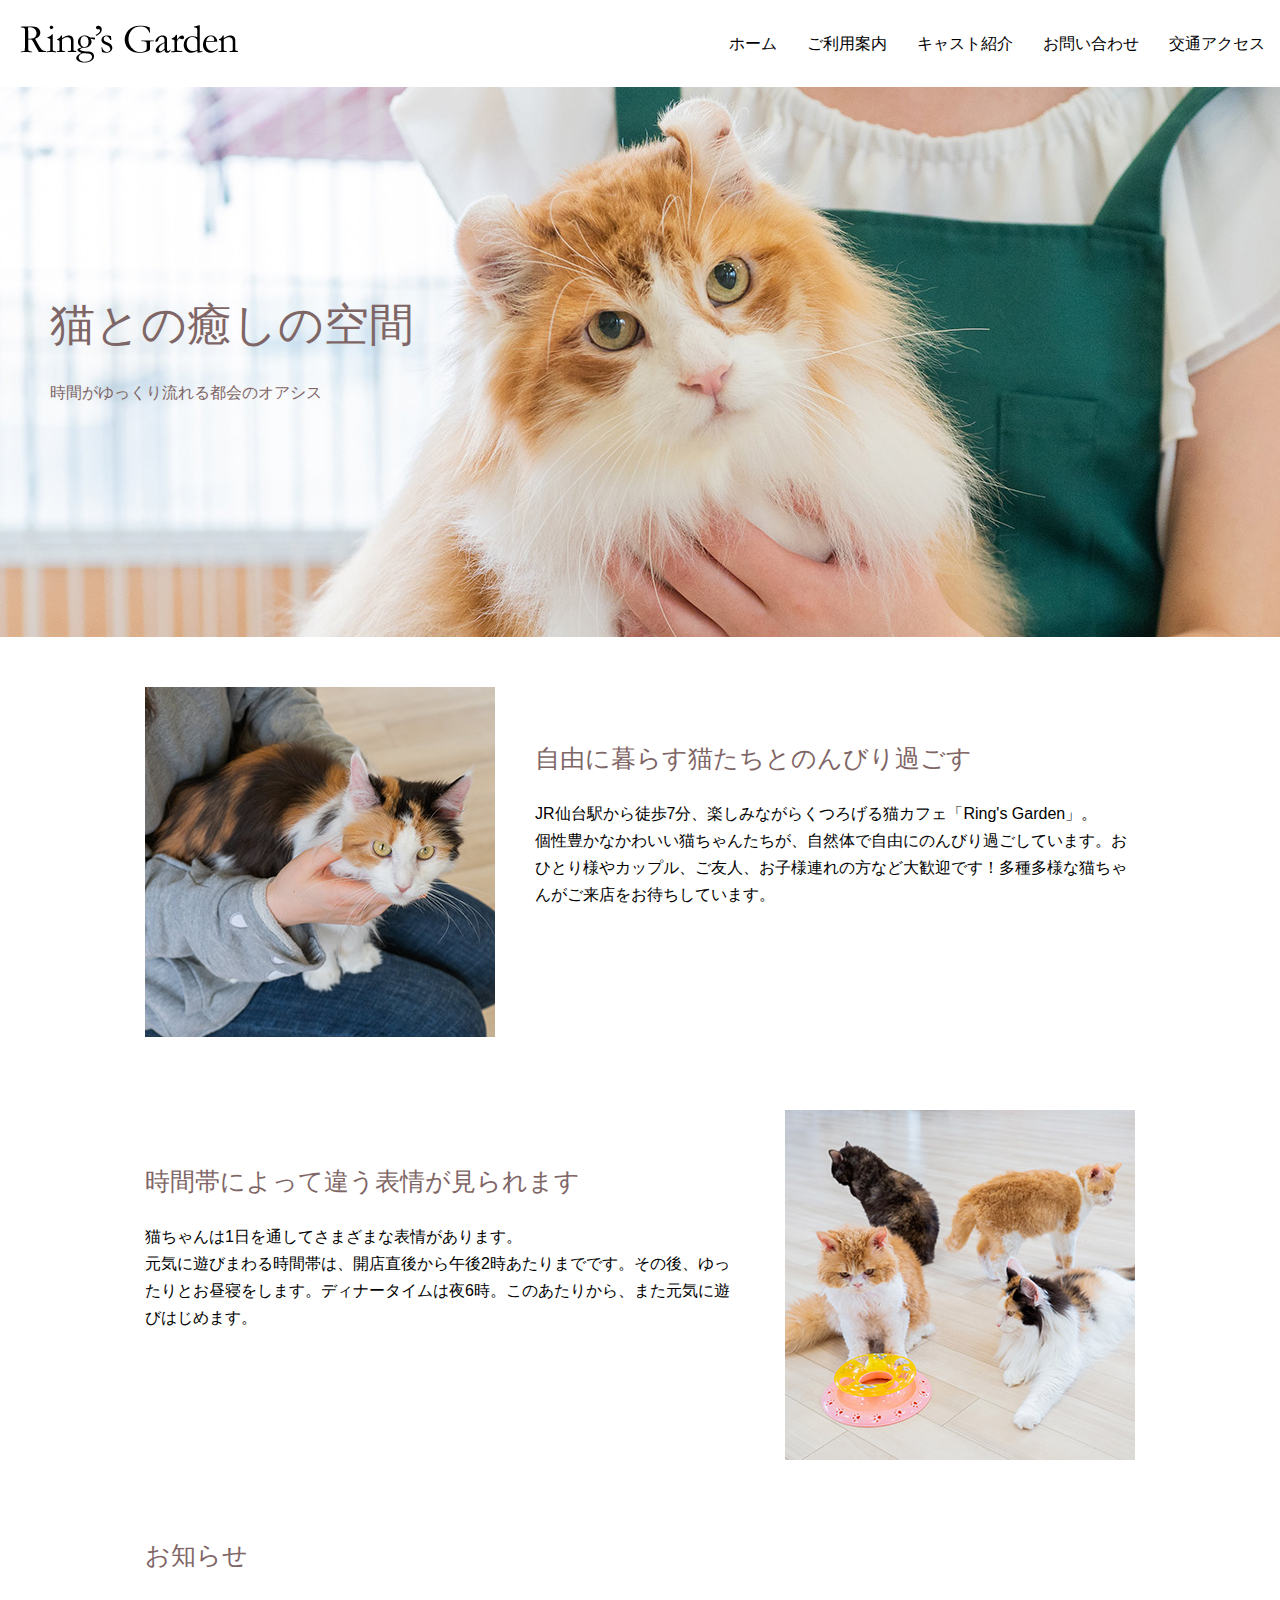
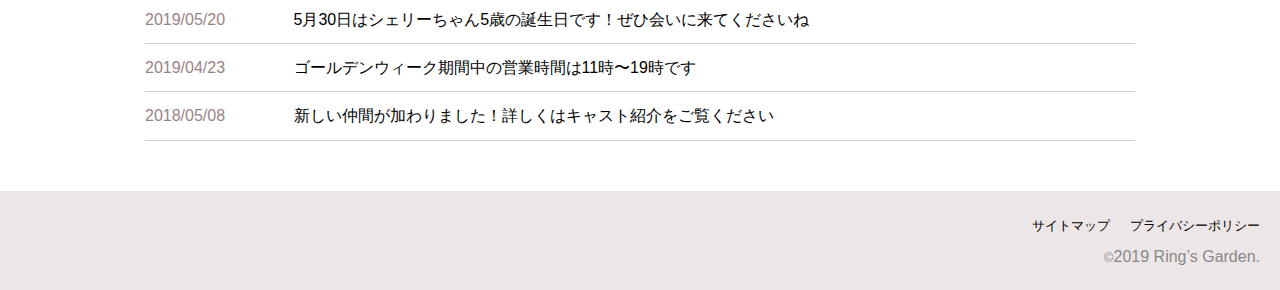
<file: index.html>
<!doctype html>
<html lang="ja">
<head>
    <meta charset="UTF-8">
    <meta name="description" content="JR仙台駅から徒歩7分、楽しみながらくつろげる猫カフェ「Ring's Garden」。個性豊かなかわいい猫ちゃんたちが、自然体で自由にのんびり過ごしています。多種多様な猫ちゃんがご来店をお待ちしています。">
    <title>Ring's Garden｜仙台市青葉区の猫カフェ</title>
    <link rel="stylesheet" href="css/normalize.css">
    <link rel="stylesheet" href="css/style.css">
</head>
<body class="home">
<header>
    <h1><a href="index.html"><img src="images/logo.png" alt=">
        Ring's Garden"></a></h1>
    <nav>
        <ul>
            <li><a href="index.html">ホーム</a></li>
            <li><a href="guide.html">ご利用案内</a></li>
            <li><a href="cast.html">キャスト紹介</a></li>
            <li><a href="contact.html">お問い合わせ</a></li>
            <li><a href="access.html">交通アクセス</a></li>
        </ul>
    </nav>
</header>
<main>
    <div class="visual">
        <p class="catch">猫との癒しの空間</p>
        <p>時間がゆっくり流れる都会のオアシス</p>
    </div>
    <div class="inner">
        <section>
            <div>
                <h2>自由に暮らす猫たちとのんびり過ごす</h2>
                <p>JR仙台駅から徒歩7分、楽しみながらくつろげる猫カフェ「Ring's Garden」。<br>個性豊かなかわいい猫ちゃんたちが、自然体で自由にのんびり過ごしています。おひとり様やカップル、ご友人、お子様連れの方など大歓迎です！多種多様な猫ちゃんがご来店をお待ちしています。</p>
            </div>
            <p><img src="images/top01.jpg" alt="抱っこされる猫ちゃん"></p>
        </section>
        <section>
            <div>
                <h2>時間帯によって違う表情が見られます</h2>
                <p>猫ちゃんは1日を通してさまざまな表情があります。<br>元気に遊びまわる時間帯は、開店直後から午後2時あたりまでです。その後、ゆったりとお昼寝をします。ディナータイムは夜6時。このあたりから、また元気に遊びはじめます。</p>
            </div>
            <p><img src="images/top02.jpg" alt="猫ちゃんたち"></p>
        </section>
        <h2>お知らせ</h2>
        <dl>
            <dt>2019/05/20</dt><dd>5月30日はシェリーちゃん5歳の誕生日です！ぜひ会いに来てくださいね</dd>
            <dt>2019/04/23</dt><dd>ゴールデンウィーク期間中の営業時間は11時〜19時です</dd>
            <dt>2018/05/08</dt><dd>新しい仲間が加わりました！詳しくはキャスト紹介をご覧ください</dd>
        </dl>
        <dt></dt>
    </div>
</main>
<footer>
    <ul>
        <li><a href="sitemap.html">サイトマップ</a></li>
        <li><a href="privacypolicy.html">プライバシーポリシー</a></li>
    </ul>
    <p><small>&copy;</small>2019 Ring’s Garden.</p>
</footer>
</body>
</html>
</file>
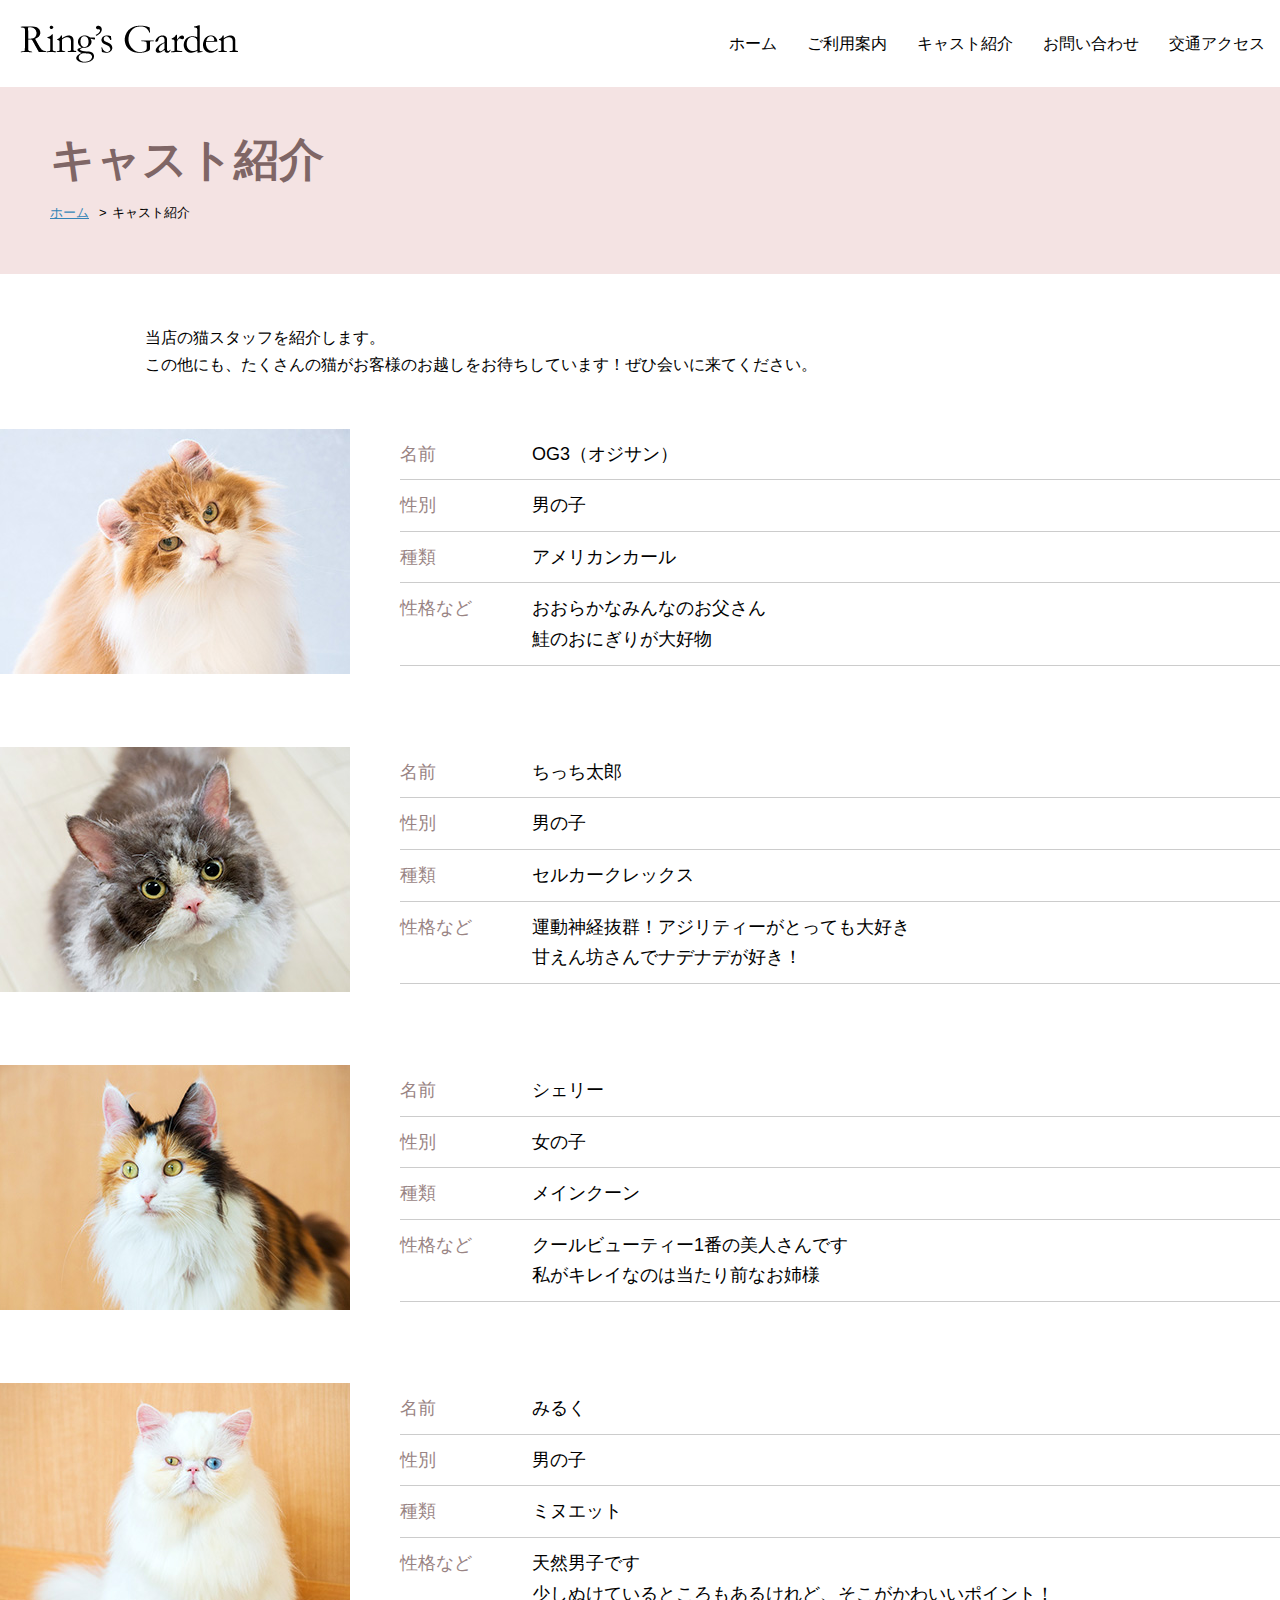
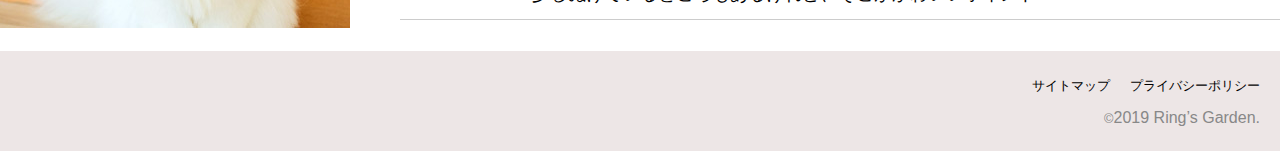
<file: cast.html>
<!doctype html>
<html lang="ja">
<head>
    <meta charset="UTF-8">
    <meta name="description" content="宮城県仙台市の猫カフェ「Ring's Garden」の猫スタッフを紹介します。個性豊かなかわいい猫ちゃんたちがご来店をお待ちしています。ぜひ会いに来てください。">
    <title>キャスト紹介｜Ring's Garden</title>
    <link rel="stylesheet" href="css/normalize.css">
    <link rel="stylesheet" href="css/style.css">
</head>
<body class="cast">
<header>
    <h1><a href="index.html"><img src="images/logo.png" alt=">
        Ring's Garden"></a></h1>
    <nav>
        <ul>
            <li><a href="index.html">ホーム</a></li>
            <li><a href="guide.html">ご利用案内</a></li>
            <li><a href="cast.html">キャスト紹介</a></li>
            <li><a href="contact.html">お問い合わせ</a></li>
            <li><a href="access.html">交通アクセス</a></li>
        </ul>
    </nav>
</header>
<main>
    <div class="title">
        <h1>キャスト紹介</h1>
        <ol>
            <li><a href="index.html">ホーム</a></li>
            <li>キャスト紹介</li>
        </ol>
    </div>
    <div class="inner">
        <p>当店の猫スタッフを紹介します。<br>
        この他にも、たくさんの猫がお客様のお越しをお待ちしています！ぜひ会いに来てください。</p>
    </div>
    <div class="cast-profile">
        <p><img src="images/cast01.jpg" alt="OG3"></p>
        <dl>
        <dt>名前</dt><dd>OG3（オジサン）</dd>
        <dt>性別</dt><dd>男の子</dd>
        <dt>種類</dt><dd>アメリカンカール</dd>
        <dt>性格など</dt><dd>おおらかなみんなのお父さん<br>鮭のおにぎりが大好物</dd>
        </dl>
    </div>
        <div class="cast-profile">
        <p><img src="images/cast02.jpg" alt="OG3"></p>
        <dl>
        <dt>名前</dt><dd>ちっち太郎</dd>
        <dt>性別</dt><dd>男の子</dd>
        <dt>種類</dt><dd>セルカークレックス</dd>
        <dt>性格など</dt><dd>運動神経抜群！アジリティーがとっても大好き<br>甘えん坊さんでナデナデが好き！</dd>
        </dl>
    </div>
    <div class="cast-profile">
        <p><img src="images/cast03.jpg" alt="OG3"></p>
        <dl>
        <dt>名前</dt><dd>シェリー</dd>
        <dt>性別</dt><dd>女の子</dd>
        <dt>種類</dt><dd>メインクーン</dd>
        <dt>性格など</dt><dd>
            クールビューティー1番の美人さんです<br>私がキレイなのは当たり前なお姉様</dd>
        </dl>
    </div>
    <div class="cast-profile">
        <p><img src="images/cast04.jpg" alt="OG3"></p>
        <dl>
        <dt>名前</dt><dd>みるく</dd>
        <dt>性別</dt><dd>男の子</dd>
        <dt>種類</dt><dd>ミヌエット</dd>
        <dt>性格など</dt><dd>天然男子です<br>少しぬけているところもあるけれど、そこがかわいいポイント！</dd>
        </dl>
    </div>

</main>
<footer>
    <ul>
        <li><a href="sitemap.html">サイトマップ</a></li>
        <li><a href="privacypolicy.html">プライバシーポリシー</a></li>
    </ul>
    <p><small>&copy;</small>2019 Ring’s Garden.</p>
</footer>
</body>
</html>
</file>
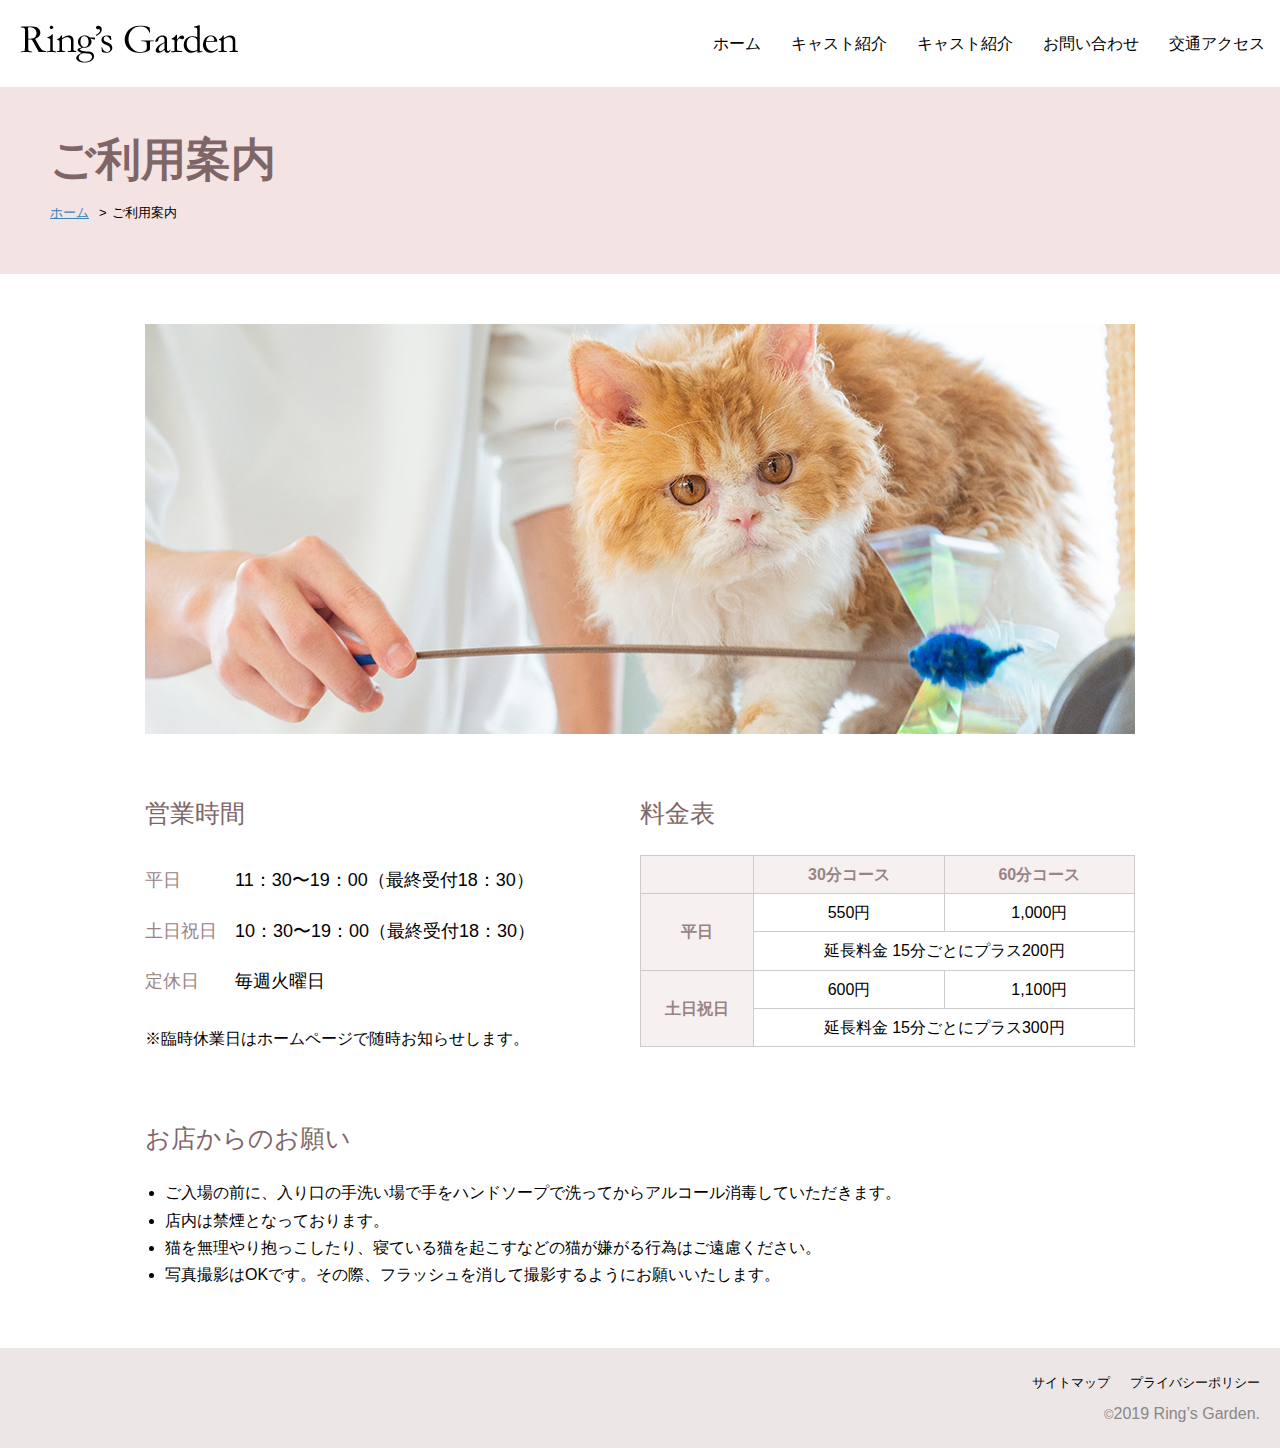
<file: guide.html>
<!doctype html>
<html lang="ja">
<head>
    <meta charset="UTF-8">
    <meta name="description" content="宮城県仙台市の猫カフェ「Ring's Garden」のご利用方法を紹介します。最短30分からご利用いただけます。営業時間や料金表、ご利用上の注意事項はこちらでご確認ください。">
    <title>ご利用案内｜Ring's Garden</title>
    <link rel="stylesheet" href="css/normalize.css">
    <link rel="stylesheet" href="css/style.css">
</head>
<body class="guide">
<header>
    <h1><a href="index.html"><img src="images/logo.png" alt=">
        Ring's Garden"></a></h1>
    <nav>
        <ul>
            <li><a href="index.html">ホーム</a></li>
            <li><a href="guide.html">キャスト紹介</a></li>
            <li><a href="cast.html">キャスト紹介</a></li>
            <li><a href="contact.html">お問い合わせ</a></li>
            <li><a href="access.html">交通アクセス</a></li>
        </ul>
    </nav>
</header>
<main>
    <div class="title">
        <h1>ご利用案内</h1>
        <ol>
            <li><a href="index.html">ホーム</a></li>
            <li>ご利用案内</li>
        </ol>
    </div>
    <div class="inner">
        <img src="images/guide.jpg" alt="おもちゃで遊ぶ猫ちゃん">
        <div class="about">
            <div>
                <h2>営業時間</h2>
                <dl>
                    <dt>平日</dt><dd>11：30〜19：00（最終受付18：30）</dd>
                    <dt>土日祝日</dt><dd>10：30〜19：00（最終受付18：30）</dd>
                    <dt>定休日</dt><dd>毎週火曜日</dd>
                </dl>
                <p>※臨時休業日はホームページで随時お知らせします。</p>
            </div>
            <div>
                <h2>料金表</h2>
                <table>
                    <tr><th></th><th>30分コース</th><th>60分コース</th></tr>
                    <tr><th rowspan="2">平日</th><td>550円</td><td>1,000円</td></tr>
                    <tr><td colspan="2">延長料金 15分ごとにプラス200円</td></tr>
                    <tr><th rowspan="2">土日祝日</th><td>600円</td><td>1,100円</td></tr>
                    <tr><td colspan="2">延長料金 15分ごとにプラス300円</td></tr>
                </table>
            </div>
        </div>
        <h2>お店からのお願い</h2>
        <ul>
            <li>ご入場の前に、入り口の手洗い場で手をハンドソープで洗ってからアルコール消毒していただきます。</li>
            <li>店内は禁煙となっております。</li>
            <li>猫を無理やり抱っこしたり、寝ている猫を起こすなどの猫が嫌がる行為はご遠慮ください。</li>
            <li>写真撮影はOKです。その際、フラッシュを消して撮影するようにお願いいたします。</li>
        </ul>
    </div>
</main>
<footer>
    <ul>
        <li><a href="sitemap.html">サイトマップ</a></li>
        <li><a href="privacypolicy.html">プライバシーポリシー</a></li>
    </ul>
    
    <p></p><p><small>&copy;</small>2019 Ring’s Garden.</p>
</footer>
</body>
</html>
</file>
<file: css/style.css>
@charset "UTF-8";
body {
    line-height: 1.7;
    font-size: 16px;
    font-family: sans-serif;
    color: #000;
}
a,
a:link {
    color: #3585b7;
}
a:visited {
    color: #6252B7;
}
a:hover {
    text-decoration: none;
    color: #555;
}

/* header */
header {
    display: flex;
}
header h1 {
    margin: 25px 0 0 20px;
}
header nav {
    margin: 0 0 0 auto;
}
header nav ul {
    list-style-type: none;
    margin: 20px 0;
    padding: 0;
    display: flex;
}
header nav ul li a,
header nav ul li a:link,
header nav ul li a:visited {
    display: block;
    padding: 10px 15px;
    text-decoration: none;
    color: #000;
}
header nav ul li a:hover {
    color: #888;
}

/* footer */
footer {
    background: #ede6e6;
    padding: 20px;
}
footer ul {
    list-style-type: none;
    margin: 0 0 5px;
    padding: 0;
    display: flex;
    justify-content: flex-end;
}
footer ul li {
    margin: 0 0 0 20px;
}
footer ul li a,
footer ul li a:link,
footer ul li a:visited {
    text-decoration: none;
    font-size: 13px;
    color: #000;
}
footer ul li a:hover {
    color: #888;
}
footer p {
    margin: 0;
    text-align: right;
    color: #888;
}

/* main */
main .inner {
    width: 990px;
    margin: 50px auto;
}
main h2 {
    margin: 50px 0 20px;
    font-weight: normal;
    font-size: 25px;
    color: #7f6666;
}
main p {
    margin: 0 0 15px;
}
main dl {
    width: 100%;
}
main dl dt {
    float: left;
    clear: both;
    padding: 10px 0;
    color: #998484;
}
main dl dd {
    border-bottom: solid 1px #ccc;
    margin: 0;
    padding: 10px 0 10px 15%;
}
main .title {
    padding: 50px;
    background: #f4e3e3;
}
main .title h1 {
    margin: 0;
    line-height: 1;
    font-size: 45px;
    color: #7f6666;
}
main .title ol {
    list-style-type: none;
    margin: 20px 0 0;
    padding: 0;
    display: flex;
}
main .title ol li {
    font-size: 13px;
}
main .title ol li::after {
    content: ">";
    margin: 0 5px 0 10px;
}
main .title ol li:last-child::after {
    content: none;
}
main ul {
    margin: 0 0 60px;
    padding: 0 0 0 20px;
}

/* home */
.home main .visual {
    background: url(../images/visual.jpg) no-repeat center top;
    height: 550px;
    padding: 200px 50px 50px;
    box-sizing: border-box;
}
.home main .visual p {
    color: #7f6666;
}
.home main .visual p.catch {
    font-size: 45px;
}
.home main section {
    display: flex;
    margin-top: 50px;
}
.home main section div {
    padding: 0 40px 0 0;   
}
.home main section:first-child {
    flex-direction: row-reverse;
}
.home main section:first-child div {
    padding: 0 0 0 40px;
}

/* guide */
.guide main .about {
    display: flex;
}
.guide main .about div {
    width: 50%;
}
.guide main dl {
    font-size: 18px;
}
.guide main dd {
    border: none;
    padding-left: 5em;
}
.guide main table {
    width: 100%;
    text-align: center;
}
.guide main table,
.guide main table th,
.guide main table td {
    border: solid 1px #ccc;
    border-collapse: collapse;
}
.guide main table th,
.guide main table td {
    padding: 5px;
}
.guide main table th {
    background: #f7f0f0;
    color: #998484;
}

/* cast */
.cast main .cast-profile {
    display: flex;
    margin-top: 50px;
}
.cast main .cast-profile dl {
    margin: 0 0 0 50px;
    font-size: 18px;
}
</file>
